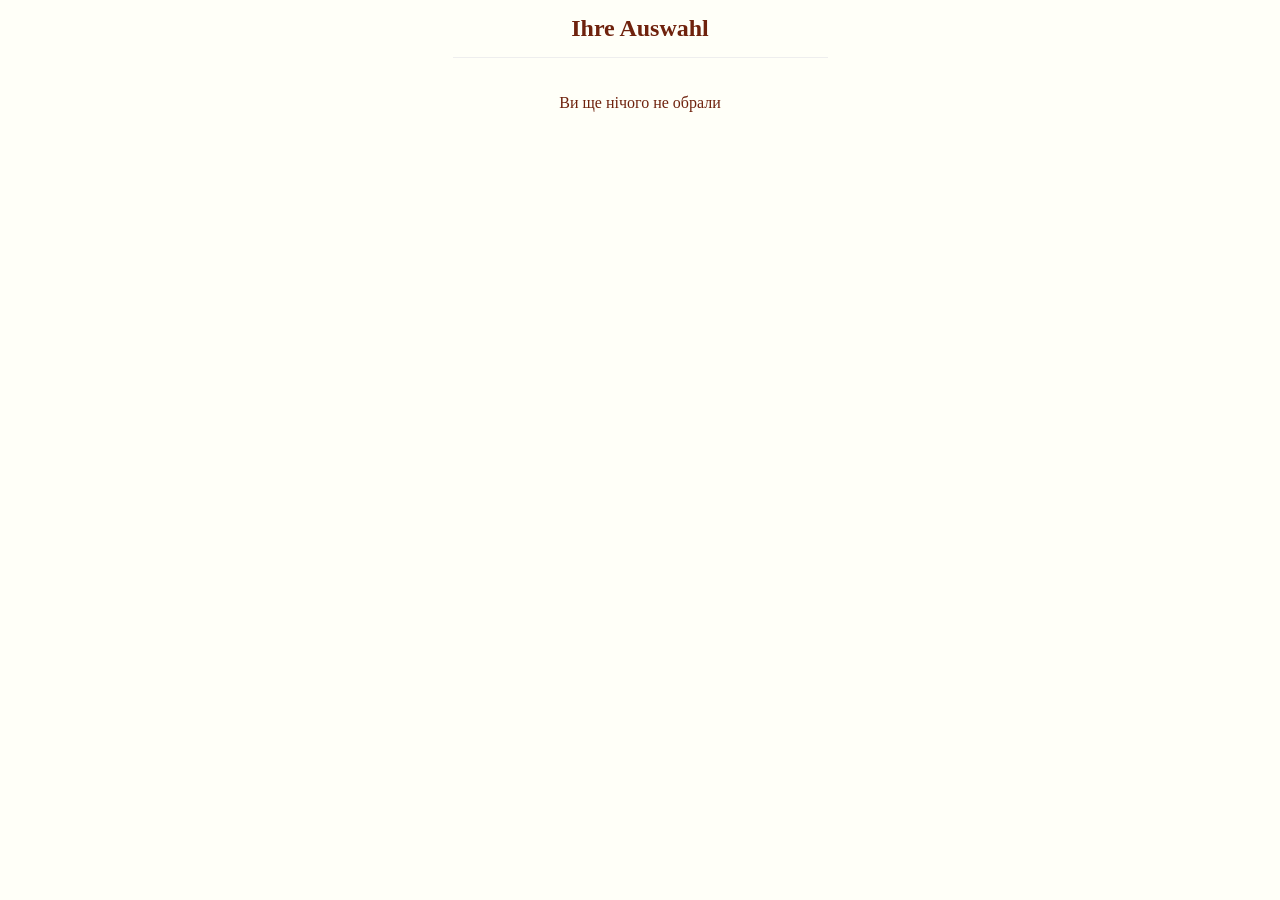
<file: favorites.html>
<html lang="en">
<head>
    <meta charset="UTF-8">
    <meta name="viewport" content="width=device-width, initial-scale=1.0">
    <script src="./js/favorites.js"></script>
    <link rel="stylesheet" href="./css/styles.css">
    <title>Favorites</title>
</head>
<body>
<header class="menu-header">
<h2 style="text-align: center; padding: 15px;">Ihre Auswahl</h2>
</header>

<section class="menu" id="favorites-container">
<div class="card" data-id="omelett-schinken" data-name="Omelett mit Schinken" data-price="13 €" data-img="./images/omletschynka.jpg">
</div>
<div class="card" data-id="2" data-name="Omelett mit Pilzen" data-price="13 €" data-img="./images/omletzhrybamy.jpg">
</div>
<div class="card" data-id="3" data-name="Käsefladen" data-price="10 €" data-img="./images/syrnyki.jpg">
</div>
<div class="card" data-id="4" data-name="Das Frühstück des Bäckers" data-price="9 €" data-img="./images/sendvich.jpg">
</div>
<div class="card" data-id="5" data-name="Kürbiscremesuppe" data-price="14 €" data-img="./images/yellowsup.jpg">
</div>
<div class="card" data-id="6" data-name="Pilzcremesuppe" data-price="14 €" data-img="./images/brounsup.jpg">
</div>
<div class="card" data-id="7" data-name="Nudeln mit Pilzen" data-price="13 €" data-img="./images/pilzpasta.jpg">
</div>
<div class="card" data-id="8" data-name="Pasta mit Hähnchen und Tomaten" data-price="13 €" data-img="./images/tomatenpasta.jpg">
</div>
<div class="card" data-id="9" data-name="Zrazy" data-price="11 €" data-img="./images/zrazy.jpg">
</div>
<div class="card"  data-id="10" data-name="Pulled Pork mit Kartoffelpüree" data-price="14 €" data-img="./images/rwanasvunyna.jpg">
</div>
<div class="card" data-id="11" data-name="Jaworiv-Kuchen" data-price="12 €" data-img="./images/purih.jpg">
</div>
<div class="card" data-id="12" data-name="Mohnbrötchen" data-price="5 €" data-img="./images/mak.jpg">
</div>
<div class="card" data-id="13" data-name="Das Shu-Gebäck" data-price="6 €" data-img="./images/desertschu.jpg">
</div>
<div class="card" data-id="14" data-name="Handwerklich hergestelltes Brot" data-price="9 €" data-img="./images/brot.jpg">
</div>


<div class="back-btn">
<a href="menu.html" class="social-btn-back">Zurück zum Menü <svg class="cart-icon" width="20px" height="20px">
        <use href="./images/symbol-defs.svg#icon-heart"></use>
    </svg></a>
</div>


</body>
</html>
</file>
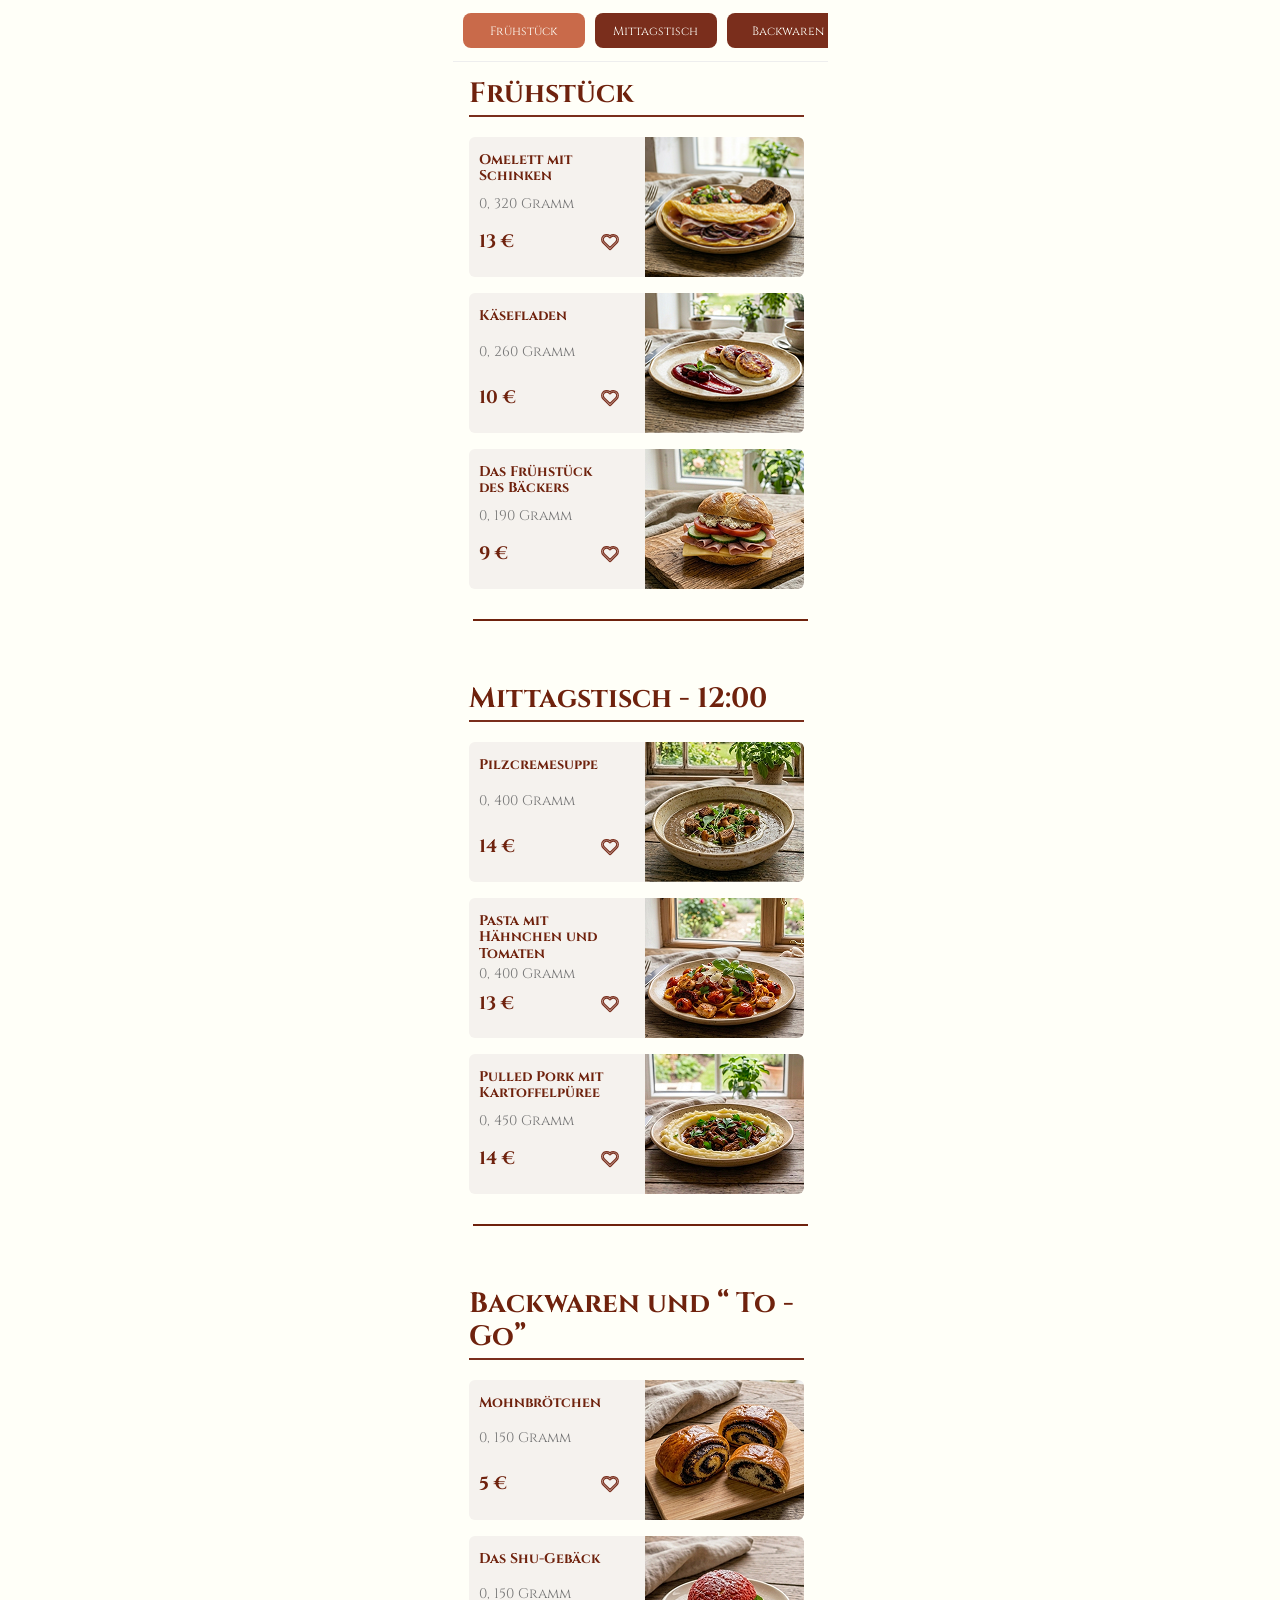
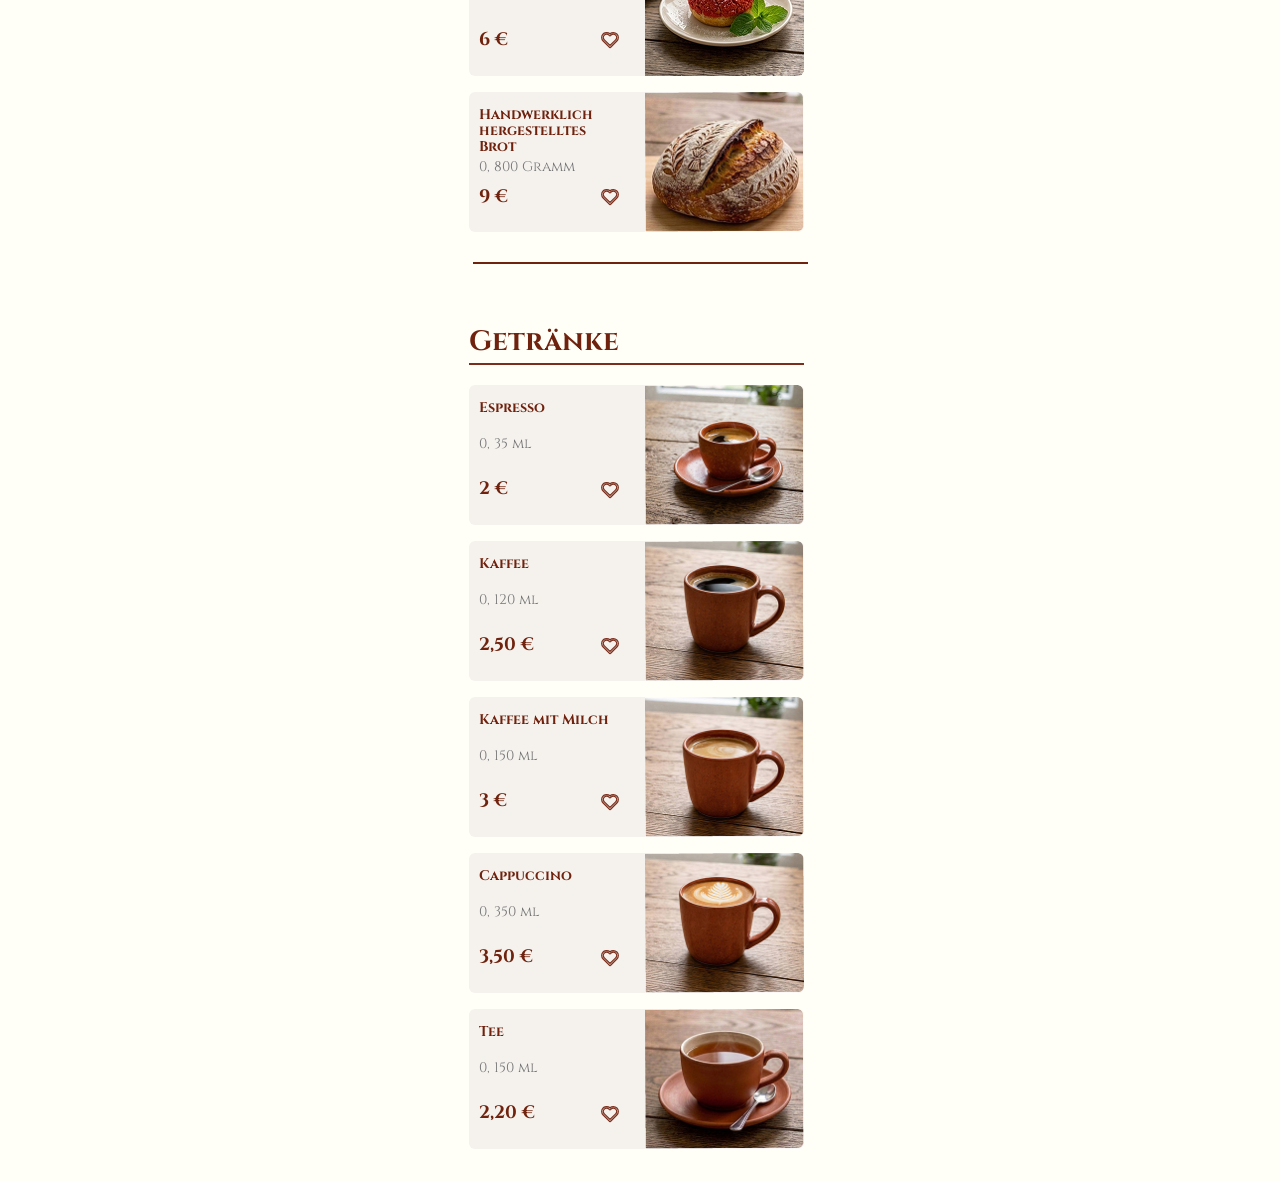
<file: menu.html>
<html lang="en">
<head>
    <meta charset="UTF-8">
    <meta name="viewport" content="width=device-width, initial-scale=1.0">
    <link rel="preconnect" href="https://fonts.googleapis.com">
    <link rel="preconnect" href="https://fonts.gstatic.com" crossorigin>
    <link href="https://fonts.googleapis.com/css2?family=Cinzel:wght@400..900&family=Lato:ital,wght@0,100;0,300;0,400;0,700;0,900;1,100;1,300;1,400;1,700;1,900&family=Montserrat:ital,wght@0,100..900;1,100..900&family=Playfair+Display:ital,wght@0,400..900;1,400..900&display=swap" rel="stylesheet">
    <link
      rel="stylesheet"
      href="https://cdnjs.cloudflare.com/ajax/libs/modern-normalize/3.0.1/modern-normalize.min.css"
      integrity="sha512-q6WgHqiHlKyOqslT/lgBgodhd03Wp4BEqKeW6nNtlOY4quzyG3VoQKFrieaCeSnuVseNKRGpGeDU3qPmabCANg=="
      crossorigin="anonymous"
      referrerpolicy="no-referrer"
    />
    <link rel="stylesheet" href="./css/styles.css">
    <script src="./js/menu.js" defer></script>
    <title>.</title>
</head>
<body>
<header class="menu-header">

    <ul class="menu-nav me-list">
    <li><a href="#fruch">Frühstück</a></li>
    <li><a href="#mitag">Mittagstisch</a></li>
    <li><a href="#back">Backwaren</a></li>
    <li><a href="#getr">Getränke</a></li>
    </ul>

</header>

<section class="menu" id="fruch">

    <h2>Frühstück</h2>
    <div class="card" data-id="1" data-name="Omelett mit Schinken" data-price="13 €" data-img="./images/omletschynka.jpg">
        <div class="card-info">
        <h3>Omelett mit Schinken</h3>
        <p>0, 320 Gramm</p>
            <div class="card-bottom">
               <span class="price">13 €</span>
               <span class="fav"><svg  width="20px" height="20px">
        <use href="./images/symbol-defs.svg#icon-heart"></use>
    </svg></span>
            </div>
        </div>
        <img src="./images/omletschynka.jpg" alt="Omelett">

    </div>    
    
    <div class="card" data-id="2" data-name="Käsefladen" data-price="10 €" data-img="./images/syrnyki.jpg">
        <div class="card-info">
        <h3>Käsefladen</h3>
        <p>0, 260 Gramm</p>
            <div class="card-bottom">
               <span class="price">10 €</span>
               <span class="fav"><svg  width="20px" height="20px">
        <use href="./images/symbol-defs.svg#icon-heart"></use>
    </svg></span>
            </div>
        </div>
        <img src="./images/syrnyki.jpg" alt="">

    </div> 

    <div class="card" data-id="3" data-name="Das Frühstück des Bäckers" data-price="9 €" data-img="./images/sendvich.jpg">
        <div class="card-info">
        <h3>Das Frühstück des Bäckers</h3>
        <p>0, 190 Gramm</p>
            <div class="card-bottom">
               <span class="price">9 €</span>
               <span class="fav"><svg  width="20px" height="20px">
        <use href="./images/symbol-defs.svg#icon-heart"></use>
    </svg></span>
            </div>
        </div>
        <img src="./images/sendvich.jpg" alt="">

    </div>    
    <div class="divider"></div>
</section>

<section class="menu" id="mitag">
    <h2 >Mittagstisch - 12:00</h2>
    <div class="card" data-id="4" data-name="Pilzcremesuppe" data-price="14 €" data-img="./images/brounsup.jpg">
        <div class="card-info">
        <h3>Pilzcremesuppe</h3>
        <p>0, 400 Gramm</p>
            <div class="card-bottom">
               <span class="price">14 €</span>
               <span class="fav"><svg  width="20px" height="20px">
        <use href="./images/symbol-defs.svg#icon-heart"></use>
    </svg></span>
            </div>
        </div>
        <img src="./images/brounsup.jpg" alt="">

    </div>
 
    <div class="card" data-id="5" data-name="Pasta mit Hähnchen und Tomaten" data-price="13 €" data-img="./images/tomatenpasta.jpg">
        <div class="card-info">
        <h3>Pasta mit Hähnchen und Tomaten</h3>
        <p>0, 400 Gramm</p>
            <div class="card-bottom">
               <span class="price">13 €</span>
               <span class="fav"><svg  width="20px" height="20px">
        <use href="./images/symbol-defs.svg#icon-heart"></use>
    </svg></span>
            </div>
        </div>
        <img src="./images/tomatenpasta.jpg" alt="">

    </div>   

    <div class="card"  data-id="6" data-name="Pulled Pork mit Kartoffelpüree" data-price="14 €" data-img="./images/rwanasvunyna.jpg">
        <div class="card-info">
        <h3>Pulled Pork mit Kartoffelpüree</h3>
        <p>0, 450 Gramm</p>
            <div class="card-bottom">
               <span class="price">14 €</span>
               <span class="fav"><svg  width="20px" height="20px">
        <use href="./images/symbol-defs.svg#icon-heart"></use>
    </svg></span>
            </div>
        </div>
        <img src="./images/rwanasvunyna.jpg" alt="">

    </div> 
    <div class="divider"></div>
</section>

<section class="menu" id="back">
    <h2>Backwaren und “ To - Go”</h2>

    <div class="card" data-id="7" data-name="Mohnbrötchen" data-price="5 €" data-img="./images/mak.jpg">
        <div class="card-info">
        <h3>Mohnbrötchen</h3>
        <p>0, 150 Gramm</p>
            <div class="card-bottom">
               <span class="price">5 €</span>
               <span class="fav"><svg  width="20px" height="20px">
        <use href="./images/symbol-defs.svg#icon-heart"></use>
    </svg></span>
            </div>
        </div>
        <img src="./images/mak.jpg" alt="">

    </div>
    
    <div class="card" data-id="8" data-name="Das Shu-Gebäck" data-price="6 €" data-img="./images/desertschu.jpg">
        <div class="card-info">
        <h3>Das Shu-Gebäck</h3>
        <p>0, 150 Gramm</p>
            <div class="card-bottom">
               <span class="price">6 €</span>
               <span class="fav"><svg  width="20px" height="20px">
        <use href="./images/symbol-defs.svg#icon-heart"></use>
    </svg></span>
            </div>
        </div>
        <img src="./images/desertschu.jpg" alt="">

    </div>
 
    <div class="card" data-id="9" data-name="Handwerklich hergestelltes Brot" data-price="9 €" data-img="./images/brot.jpg">
        <div class="card-info">
        <h3>Handwerklich hergestelltes Brot</h3>
        <p>0, 800 Gramm</p>
            <div class="card-bottom">
               <span class="price">9 €</span>
               <span class="fav"><svg  width="20px" height="20px">
        <use href="./images/symbol-defs.svg#icon-heart"></use>
    </svg></span>
            </div>
        </div>
        <img src="./images/brot.jpg" alt="">

    </div>
    <div class="divider"></div>    
</section>

<section class="menu" id="getr">
    <h2>Getränke</h2>
    <div class="card" data-id="10" data-name="Espresso" data-price="2 €" data-img="./images/espresso.jpg">
        <div class="card-info">
        <h3>Espresso</h3>
        <p>0, 35 ml</p>
            <div class="card-bottom">
               <span class="price">2 €</span>
               <span class="fav"><svg  width="20px" height="20px">
        <use href="./images/symbol-defs.svg#icon-heart"></use>
    </svg></span>
            </div>
        </div>
        <img src="./images/espresso.jpg" alt="">

    </div>
    <div class="card" data-id="11" data-name="Kaffee" data-price="2,50 €" data-img="./images/americano.jpg">
        <div class="card-info">
        <h3>Kaffee</h3>
        <p>0, 120 ml</p>
            <div class="card-bottom">
               <span class="price">2,50 €</span>
               <span class="fav"><svg  width="20px" height="20px">
        <use href="./images/symbol-defs.svg#icon-heart"></use>
    </svg></span>
            </div>
        </div>
        <img src="./images/americano.jpg" alt="">

    </div>
    <div class="card" data-id="12" data-name="Kaffee mit Milch" data-price="3 €" data-img="./images/americanoitmilk.jpg">
        <div class="card-info">
        <h3>Kaffee mit Milch</h3>
        <p>0, 150 ml</p>
            <div class="card-bottom">
               <span class="price">3 €</span>
               <span class="fav"><svg  width="20px" height="20px">
        <use href="./images/symbol-defs.svg#icon-heart"></use>
    </svg></span>
            </div>
        </div>
        <img src="./images/americanoitmilk.jpg" alt="">

    </div>
    <div class="card" data-id="13" data-name="Cappuccino" data-price="3,50 €" data-img="./images/cappucino.jpg">
        <div class="card-info">
        <h3>Cappuccino</h3>
        <p>0, 350 ml</p>
            <div class="card-bottom">
               <span class="price">3,50 €</span>
               <span class="fav"><svg  width="20px" height="20px">
        <use href="./images/symbol-defs.svg#icon-heart"></use>
    </svg></span>
            </div>
        </div>
        <img src="./images/cappucino.jpg" alt="">

    </div>
    <div class="card" data-id="14" data-name="Tee" data-price="2,20 €" data-img="./images/tee.jpg">
        <div class="card-info">
        <h3>Tee</h3>
        <p>0, 150 ml</p>
            <div class="card-bottom">
               <span class="price">2,20 €</span>
               <span class="fav"><svg  width="20px" height="20px">
        <use href="./images/symbol-defs.svg#icon-heart"></use>
    </svg></span>
            </div>
        </div>
        <img src="./images/tee.jpg" alt="">

    </div>

    <div class="cart-bar hidden">
        <span class="cart-text">0 Optionen ausgewählt</span>
        <svg class="cart-icon" width="20px" height="20px">
        <use href="./images/symbol-defs.svg#icon-heart"></use>
    </svg>
    </div>
</section>
</body>
</html>
</file>
<file: css/styles.css>
::before,
::after {
box-sizing: border-box;
margin: 0;
padding: 0;  
}

body {
display: block;
font-family: "Cinzel", serif;
color: #6f220d;
background: #fffff8;
margin: 0;
font-weight: 375px;
}

body.modal-open {
overflow: hidden;
}

ul {
list-style: none;
}

a {
text-decoration: none;
}
h1,
h2,
h3,
h4,
h5,
h6,
p {
margin: 0;
padding: 0;
}

ul,
ol {
margin: 0;
padding: 0;
}

img {
display: block;
max-width: 100%;
height: auto; 
}

svg {
  fill: currentColor;
}

html {
scroll-behavior: smooth;
}

/* #region phone */

/* #region page first */

.home-page {
height: 350px;
padding: 134px 0;
text-align: center;
background-color: #6f220d;
background-image: linear-gradient(to bottom, rgba(0, 0, 0, 0.2) 0%, rgba(111, 34, 13, 0.2) 100%), url(../images/home.jpg);
background-repeat: no-repeat;
background-position: center center;
background-size: cover;
max-width: none;
align-items: center;
margin: auto;
}

.home-text {
font-family: var(--third-family);
font-weight: 400;
font-size: 64px;
letter-spacing: -0.03em;
color: #fffff8; 
}

.hptext {
font-family: var(--third-family);
font-weight: 400;
font-size: 24px;
letter-spacing: -0.03em;
color: #fffff8;
}

.title {
height: 150px;
background: #6f220d;
text-align: left;
padding: 13px 20px;
}


.title-text {
font-family: var(--font-family);
font-weight: 500;
font-size: 36px;
letter-spacing: -0.03em;
color: #fffff8;
}

.title-p {
font-family: var(--second-family);
font-weight: 400;
font-size: 16px;
letter-spacing: -0.03em;
color: #fffff8;
}

.title-h {
font-family: var(--font3);
font-weight: 400;
font-size: 16px;
letter-spacing: -0.03em;
color: #fffff8; 
margin: 25px auto;
}

.tablet {
padding: 25px 0;
}

.spysok {
padding: 0 ;
margin: 0 auto;
width: 335px;
}

.tema {
padding: 0 20px 60px;
}

.tema-text  {
font-family: Playfair Display, serif;
font-weight: 400;
font-size: 20px;
line-height: 1.2;
text-align: left;
font-variant: normal;
text-transform: none;
color: #6f220d;
max-width: 335px;
max-height: 207px;
margin: 0 auto;
}

.brand-name {
font-size: 36px;
display: inline;
line-height: 1;
vertical-align: baseline;
text-transform: uppercase;
font-variant: normal;
margin-right: 5px;
}

.menu-title {
display: flex;
align-items: center;
gap: 12px;
}

.menu-title::before,
.menu-title::after {
content: "";
flex: 1;
border-top: 2px solid #6f220d;
}

.nazva {
margin: 0;
color: #6f220d;
font-weight: 400;
font-size: 24px;
letter-spacing: -0.03em;
color: #6f220d;
}

.variant {
padding-top: 26px;
}

.list {
list-style: none;
padding: 0;
margin: 0;
display: flex;
flex-direction: column;
gap: 20px;
}

.one-list {
margin: auto;
border-radius: 8px;
width: 335px;
background: #f2e3d5;
}

.pers {
display: flex;
align-items: center;
justify-content: space-between;
padding: 18px 20px;
text-decoration: none;
background-color: #f2e3d5;
transform: none;
transition: all 0.3s ease;
border-radius: 12px;
color: #6f220d;
font-size: 18px;
}

.pers:hover {
background-color: #6f220d;
color: #f2e3d5;
}

.icon-list {
width: 25px;
height: 25px;
fill: #6f220d;
}



.divider {
margin: 30px auto;
border-top: 2px solid #6f220d;
width: 335px;

}

.info {
padding: 0 20px;
}

.contacts {
display: flex;
flex-direction: column;
gap: 20px;
align-items: center;

}



.contact-item {
display: flex;
gap: 16px;
align-items: flex-start;
width: 335px;
background-color: #f5f2ee;
padding: 16px;
border-radius: 8px;

}



.icon {
font-size: 22px;
min-width: 24px;
}



.contact-title {
margin: 0;
font-weight: 600;
background-color: #f5f2ee;
color: #6f220d;
}



.text {
margin: 4px 0 0;
color: #6f220d;
font-size: 14px;
text-decoration: none;
}

.links {
padding: 0 20px 30px;
}

.social-title {
font-family: var(--font3);
margin: 30px auto;
color: #6f220d;
font-size: 15px;
font-weight: 500;
text-align: left;
text-transform: capitalize;
}

.social-buttons {
display: flex;
gap: 15px;
}

.social-btn {
display: flex;
align-items: center;
justify-content: center;
gap: 10px;
flex: 1;
text-align: center;
padding: 14px;
background-color: #6f220d;
color: #f5f2ee;
text-decoration: none;
border-radius: 12px;
font-weight: 700;
font-size: 16px;
line-height: 1,4;
font-family: var(--font3);
border-radius: 8px;
width: 160px;
height: 40px;
}

/* #endregion page first */

/* #region menu page */

section {
  scroll-margin-top: 80px; /* висота хедера */
}

.menu-header {
overflow-x: auto;
scrollbar-width: none;
scroll-behavior: smooth;
position: sticky;
top: 0;
z-index: 1000;
background: #fffff8;
border-bottom: 1px solid #eee;
}

.menu-header::-webkit-scrollbar {
  display: none;
}

.menu-nav {
display: flex;
gap: 10px;
list-style: none;
padding: 10px;
margin: 0;
padding: 13px 10px;
justify-content: flex-start;

}



.menu-nav a {
display: block;
border: none;
padding: 12px 0;
border-radius: 8px;
font-size: 12px;
background: #7a2e1c;
color: #fffff8;
white-space: nowrap;
cursor: pointer;
text-decoration: none;
transition: 0.3s;
width: 122px;
height: 35px;
text-align: center;
flex-shrink: 0;
}

.menu-nav a:hover {
  background: #a44a30;
}

.menu-nav a.active {
background: #c96a4a;
}

.menu-nav a.active:hover {
background: #c96a4a; /* щоб не мигало */
}

.menu-header,
.menu {
  max-width: 375px;
  margin: 0 auto;
}

/* ---------- SECTION ---------- */

.menu {
padding: 16px;
}



.menu h2 {
font-size: 28px;
margin-bottom: 20px;
border-bottom: 2px solid #7a2e1c;
display: inline-block;
padding-bottom: 5px;
width: 335px;
}



/* ---------- CARD ---------- */

.card {
display: flex;
justify-content: space-between;
background: #f5f2ee;
border-radius: 6px;
margin-bottom: 16px;
width: 335px;
height: 140px;
}



/* текст */

.card-info {
display: flex;
flex-direction: column;
justify-content: space-between;
flex: 1;
padding: 15px 25px 25px 10px;
}



.card-info h3 {
font-size: 14px;
margin-bottom: 4px;
}



.card-info p {
font-size: 14px;
color: #777;
}



/* низ карточки */

.card-bottom {
display: flex;
justify-content: space-between;
align-items: center;
margin-top: 12px;

}



.price {
font-size: 18px;
font-weight: bold;
}



.fav {
font-size: 18px;
color: #7a2e1c;
cursor: pointer;
}



/* картинка */

.card img {
border-radius: 0 6px 6px 0;
width: 159px;
height: 140px;
object-fit: cover;
}

.cart-bar {
position: fixed;
bottom: 20px;
left: 50%;
transform: translateX(-50%);
width: 90%;
max-width: 335px;
background: #7a2e1c;
color: #fffff8;
padding: 16px;
border-radius: 16px;
display: flex;
justify-content: space-between;
align-items: center;
z-index: 2000;
transition: 0.3s;
}

.cart-bar.hidden {
opacity: 0;
pointer-events: none;
transform: translateX(-50%) translateY(20px);
}

.fav {
cursor: pointer;
transition: 0.3s;
}

.fav svg {
fill: transparent;
stroke: #7a2e1c;
stroke-width: 2;
transition: all 0.3s ease;
}

.fav.active svg {
fill: #7a2e1c;
stroke: #7a2e1c;
}

.cart-icon {
fill: #fffff8;
width: 20px;
height: 20px;
}

/* #endregion menu page */


.back-btn {
margin: 30px auto;
padding: 0 15px;
width: 235px;
height: 50px;
text-align: center;
}

.social-btn-back {
display: flex;
align-items: center;
justify-content: center;
gap: 10px;
text-align: center;
padding: 14px;
background-color: #6f220d;
color: #f5f2ee;
text-decoration: none;
border-radius: 12px;
font-weight: 700;
font-size: 16px;
line-height: 1.4;
}

/* #endregion phone */

/* #region tablet */


/* #endregion tablet */
</file>
